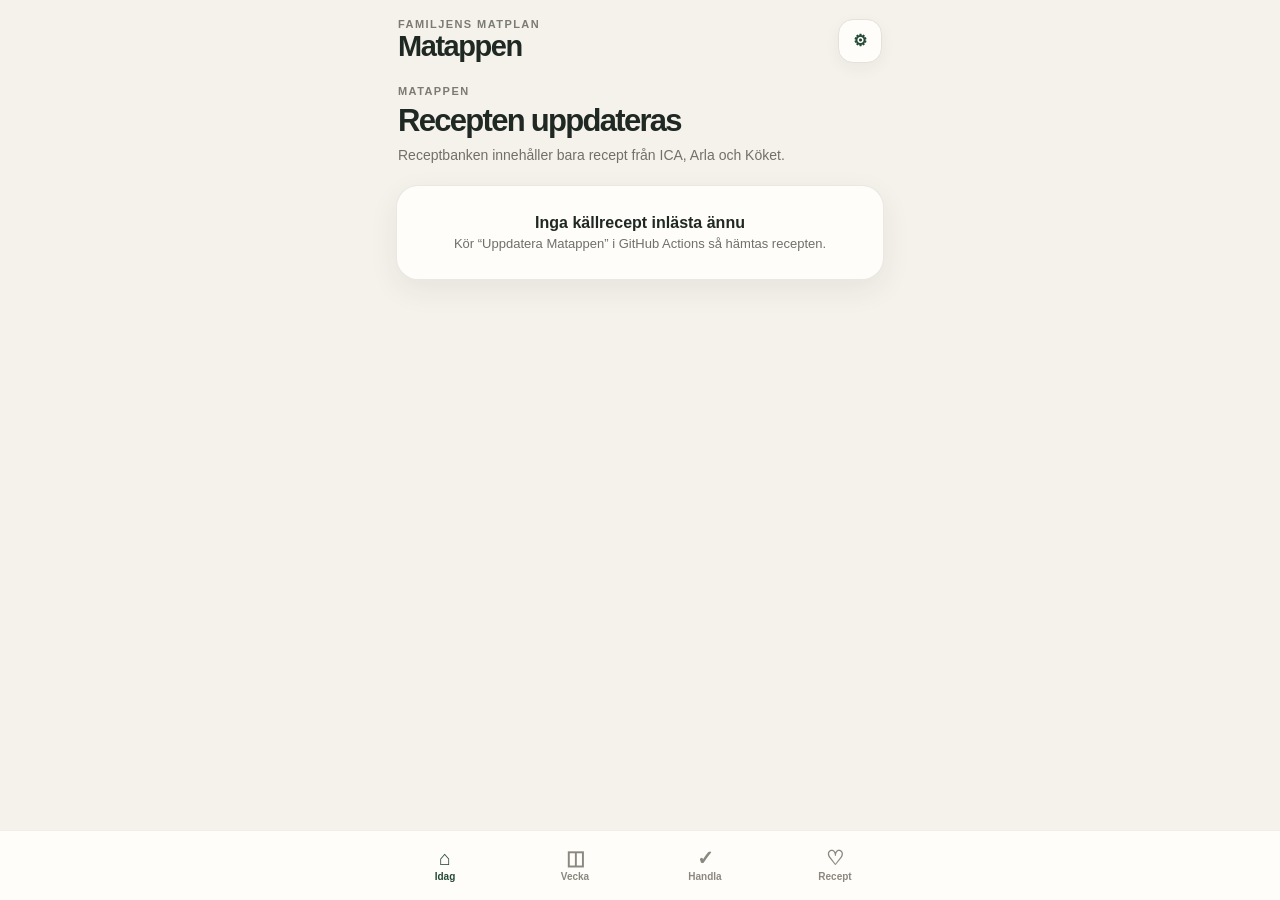
<file: index.html>
<!doctype html>
<html lang="sv">
<head>
<meta charset="utf-8">
<meta name="viewport" content="width=device-width,initial-scale=1,viewport-fit=cover">
<meta name="theme-color" content="#243A2E">
<meta name="apple-mobile-web-app-capable" content="yes">
<meta name="apple-mobile-web-app-title" content="Matappen">
<link rel="manifest" href="./manifest.webmanifest">
<link rel="stylesheet" href="./assets/app.css">
<title>Matappen</title>
</head>
<body>
<div class="app-shell">
  <header class="topbar">
    <div>
      <div class="eyebrow">Familjens matplan</div>
      <div class="brand">Matappen</div>
    </div>
    <button class="avatar" id="profileBtn" aria-label="Inställningar">⚙︎</button>
  </header>
  <main id="view"><div class="loading">Laddar Matappen…</div></main>
  <nav class="bottom-nav" aria-label="Huvudmeny">
    <button type="button" data-view="today" class="nav-btn active"><span>⌂</span><small>Idag</small></button>
    <button type="button" data-view="week" class="nav-btn"><span>◫</span><small>Vecka</small></button>
    <button type="button" data-view="shop" class="nav-btn"><span>✓</span><small>Handla</small></button>
    <button type="button" data-view="recipes" class="nav-btn"><span>♡</span><small>Recept</small></button>
  </nav>
</div>
<div class="sheet-backdrop hidden" id="sheetBackdrop"></div>
<div class="sheet hidden" id="sheet"></div>
<script src="./assets/app.js"></script>
</body>
</html>
</file>
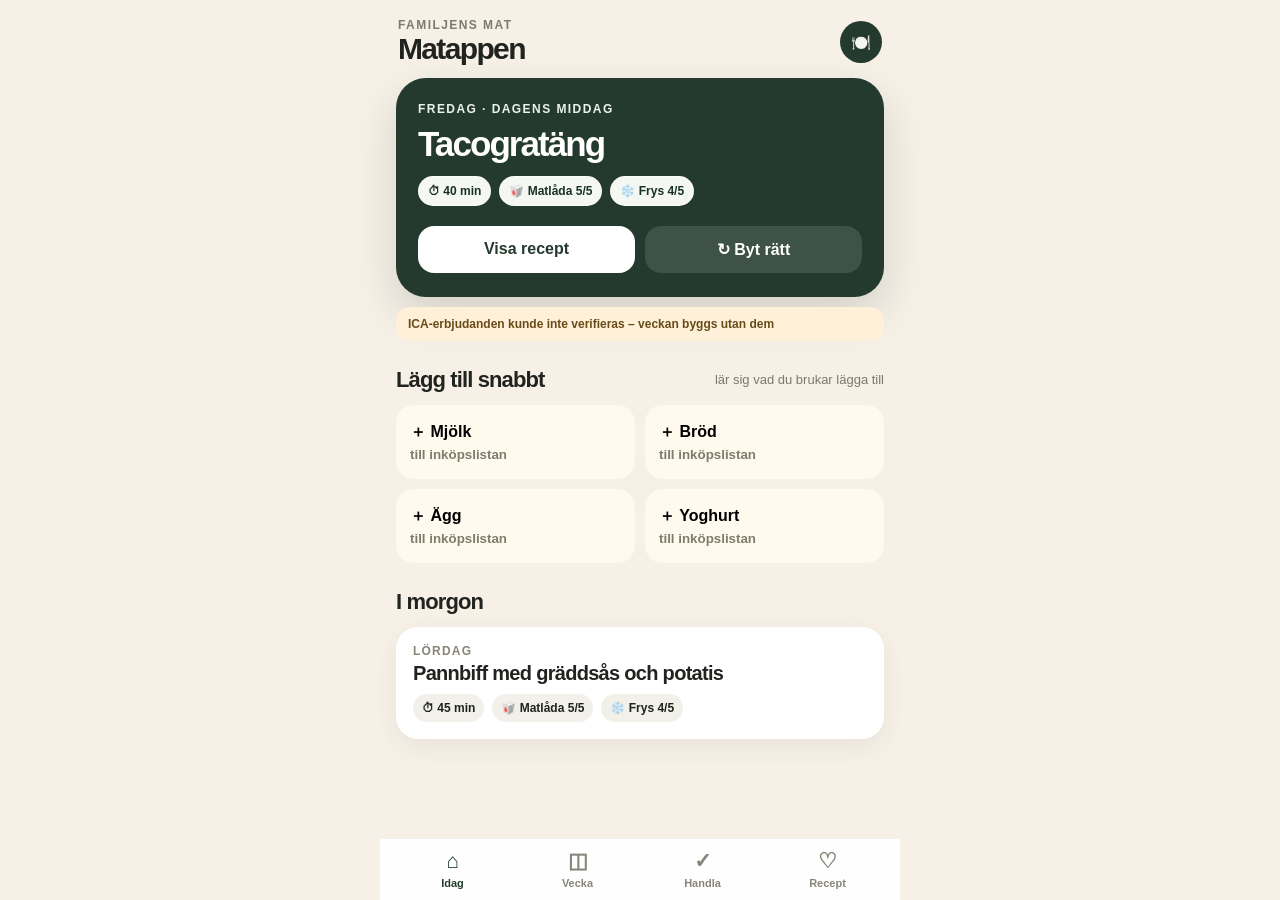
<file: matappen_v19/index.html>
<!doctype html>
<html lang="sv">
<head>
<meta charset="utf-8">
<meta name="viewport" content="width=device-width,initial-scale=1,viewport-fit=cover">
<meta name="theme-color" content="#243A2E">
<meta name="apple-mobile-web-app-capable" content="yes">
<meta name="apple-mobile-web-app-title" content="Matappen">
<link rel="manifest" href="./manifest.webmanifest">
<link rel="stylesheet" href="./assets/app.css">
<title>Matappen</title>
</head>
<body>
<div class="app-shell">
  <header class="topbar">
    <div>
      <div class="eyebrow">Familjens mat</div>
      <div class="brand">Matappen</div>
    </div>
    <button class="avatar" id="profileBtn">🍽️</button>
  </header>
  <main id="view"><div class="loading">Laddar Matappen…</div></main>
  <nav class="bottom-nav">
    <button data-view="today" class="nav-btn active"><span>⌂</span><small>Idag</small></button>
    <button data-view="week" class="nav-btn"><span>◫</span><small>Vecka</small></button>
    <button data-view="shop" class="nav-btn"><span>✓</span><small>Handla</small></button>
    <button data-view="recipes" class="nav-btn"><span>♡</span><small>Recept</small></button>
  </nav>
</div>
<div class="sheet-backdrop hidden" id="sheetBackdrop"></div>
<div class="sheet hidden" id="sheet"></div>
<script src="./assets/app.js"></script>
</body>
</html>
</file>
<file: assets/app.css>
:root{
  --bg:#f5f2ec;--surface:#fffdfa;--surface-2:#efede7;--ink:#1f2822;--muted:#716f68;
  --brand:#244a36;--brand-2:#315d45;--line:#e5e1d9;--deal:#e8f3ea;--deal-ink:#28543a;
  --warn:#fff0da;--shadow:0 10px 30px rgba(39,48,40,.07);--radius:22px
}
*{box-sizing:border-box}html,body{margin:0;padding:0;background:var(--bg);color:var(--ink);font-family:Inter,-apple-system,BlinkMacSystemFont,"Segoe UI",sans-serif}
button,input,textarea,select{font:inherit}button{cursor:pointer}body{min-height:100vh;-webkit-font-smoothing:antialiased}
.app-shell{max-width:520px;margin:0 auto;min-height:100vh;padding:env(safe-area-inset-top) 16px calc(92px + env(safe-area-inset-bottom))}
.topbar{display:flex;align-items:center;justify-content:space-between;padding:18px 2px 16px}
.eyebrow,.kicker,.sheet-kicker{font-size:11px;letter-spacing:.13em;text-transform:uppercase;color:#7b7a73;font-weight:850}
.brand{font-size:29px;font-weight:900;letter-spacing:-.05em}.avatar{width:44px;height:44px;border:1px solid var(--line);border-radius:15px;background:var(--surface);color:var(--brand);font-weight:900;box-shadow:0 5px 16px rgba(39,48,40,.05)}
.page-head{margin:2px 2px 20px}.page-head h1{font-size:31px;line-height:1.05;letter-spacing:-.055em;margin:6px 0 7px}.page-head p{margin:0;color:var(--muted);font-size:14px;line-height:1.45}
.hero-card{background:linear-gradient(145deg,#234633,#315b43);color:white;border-radius:28px;padding:22px;box-shadow:0 18px 42px rgba(36,74,54,.18);overflow:hidden}
.hero-image{width:calc(100% + 44px);height:205px;object-fit:cover;margin:-22px -22px 20px;border-radius:28px 28px 16px 16px}
.hero-label{font-size:11px;text-transform:uppercase;letter-spacing:.12em;color:#dce8df;font-weight:850}
.hero-title{font-size:34px;line-height:1.03;letter-spacing:-.055em;font-weight:900;margin:9px 0 14px}
.meta,.row{display:flex;flex-wrap:wrap;gap:7px;align-items:center}.soft-chip{font-size:12px;font-weight:750;background:#f0f0eb;color:#41463f;padding:7px 9px;border-radius:999px}
.hero-card .soft-chip{background:rgba(255,255,255,.93);color:#183226;font-weight:850}
.family-chip{display:inline-block;border-radius:999px;padding:7px 9px;font-size:12px;font-weight:850;margin:5px 5px 5px 0}.family-chip.kids{background:#e6effb;color:#294b73}.family-chip.adult{background:#f5e8df;color:#713d25}.hero-card .family-chip{border:1px solid rgba(255,255,255,.42)}
.offer{margin-top:11px;background:var(--deal);color:var(--deal-ink);border-radius:13px;padding:10px 11px;font-size:12px;font-weight:750;line-height:1.4}.hero-card .offer{background:#fff4cf;color:#473900}
.hero-actions{display:grid;grid-template-columns:1fr 1fr;gap:9px;margin-top:18px}.hero-actions button,.secondary-btn,.tertiary-btn,.wide-btn,.add-recipe-btn{border:0;border-radius:14px;min-height:46px;padding:12px 14px;font-weight:850}
.hero-actions .light,.wide-btn{background:white;color:var(--brand)}.hero-actions .ghost{background:rgba(255,255,255,.12);color:white}
.home-glance{margin-top:12px}.glance-card{width:100%;border:1px solid var(--line);background:var(--surface);border-radius:18px;padding:13px 14px;display:flex;align-items:center;gap:12px;text-align:left;box-shadow:0 5px 16px rgba(39,48,40,.04);color:var(--ink)}
.glance-icon{width:38px;height:38px;border-radius:12px;background:#edf2ed;display:grid;place-items:center}.glance-card span:nth-child(2){display:flex;flex-direction:column;flex:1}.glance-card b{font-size:14px}.glance-card small{color:var(--muted);margin-top:2px}.chev{font-size:24px;color:#99978f}
.section{margin-top:25px}.section-head{display:flex;align-items:flex-end;justify-content:space-between;margin-bottom:11px}.section h2,.section-head h2{font-size:21px;letter-spacing:-.04em;margin:0}.muted{color:var(--muted);font-size:12px}.section-link{border:0;background:none;color:var(--brand-2);font-weight:850;padding:8px}
.card{background:var(--surface);border:1px solid rgba(229,225,217,.75);border-radius:var(--radius);padding:16px;box-shadow:var(--shadow);margin-bottom:11px}.day{font-size:11px;text-transform:uppercase;letter-spacing:.1em;font-weight:850;color:#85837b}.meal{font-size:20px;font-weight:900;letter-spacing:-.035em;margin:4px 0 8px}
.thumb{width:92px;height:92px;object-fit:cover;border-radius:15px;flex:0 0 92px}.mini-meal,.week-card{display:flex;gap:13px}.mini-meal>div,.week-main{min-width:0;flex:1}.week-list{margin-top:0}.week-actions{display:grid;grid-template-columns:1fr .72fr;gap:8px;margin-top:12px}
.secondary-btn{background:#e9eee9;color:#294a36}.tertiary-btn{background:var(--surface-2);color:#464a45}
.status-line{margin-top:10px;border-radius:14px;padding:10px 12px;font-size:12px;font-weight:750;line-height:1.35}.status-line.ok{background:#e6f0e7;color:#285139}.status-line.warn{background:var(--warn);color:#694b18}
.budget-card{background:var(--surface);border:1px solid rgba(229,225,217,.8);border-radius:20px;padding:15px 16px;margin:12px 0;box-shadow:0 6px 18px rgba(58,50,39,.05)}
.budget-head{display:flex;justify-content:space-between;gap:14px;align-items:end}.budget-head div{display:flex;flex-direction:column;gap:3px}.budget-head strong{font-size:22px;letter-spacing:-.04em}.budget-left{font-weight:850;font-size:13px;color:var(--brand)}
.budget-track{height:8px;border-radius:999px;background:#e9e6df;overflow:hidden;margin:12px 0 8px}.budget-track span{display:block;height:100%;background:var(--brand);border-radius:999px}.budget-foot{display:flex;justify-content:space-between;color:var(--muted);font-size:11px}.budget-note{font-size:11px;color:var(--muted);margin-top:9px;padding-top:9px;border-top:1px solid var(--line)}
.budget-actions{display:grid;grid-template-columns:1fr 1fr;gap:8px;margin-top:12px}.budget-actions button{min-height:42px;padding:9px}
.add-shop-card{background:var(--brand);color:white;border-radius:22px;padding:17px;margin-bottom:12px;box-shadow:0 14px 34px rgba(36,74,54,.15)}.add-shop-card>label{display:block;font-size:13px;font-weight:850;margin-bottom:9px}.quick-add-row{display:grid;grid-template-columns:1fr 48px;gap:8px}.quick-add-row input{border:0;border-radius:13px;padding:13px 14px;min-width:0;outline:none}.quick-add-row button{border:0;border-radius:13px;background:#fff;color:var(--brand);font-size:22px;font-weight:900}
.smart-label{font-size:10px;text-transform:uppercase;letter-spacing:.1em;font-weight:850;color:#d3e0d7;margin:14px 0 7px}.smart-chips{display:flex;gap:7px;overflow:auto;scrollbar-width:none;padding-bottom:1px}.smart-chip{white-space:nowrap;border:1px solid rgba(255,255,255,.22);background:rgba(255,255,255,.1);color:white;border-radius:999px;padding:8px 11px;font-size:12px;font-weight:800}
.list-toolbar{display:flex;justify-content:space-between;align-items:center;padding:13px 2px 7px}.list-toolbar div{display:flex;flex-direction:column}.list-toolbar b{font-size:16px}.list-toolbar small,.list-toolbar>span{font-size:11px;color:var(--muted)}
.shopping-list{background:var(--surface);border:1px solid var(--line);border-radius:20px;padding:0 14px;overflow:hidden}.check-row{display:flex;align-items:center;gap:12px;padding:13px 0;border-bottom:1px solid var(--line)}.check-row:last-child{border-bottom:0}.check-row input{width:22px;height:22px;accent-color:var(--brand)}.check-row label{font-size:15px;font-weight:700;flex:1;min-width:0}.check-row label>b{text-transform:none}.check-row.done label{text-decoration:line-through;opacity:.5}.quantity{display:inline-block;margin-left:7px;background:#edf0eb;color:#294432;padding:4px 7px;border-radius:8px;font-size:12px}.deal-line{display:block;color:var(--deal-ink);margin-top:5px;font-weight:750;font-size:11px}.remove-shop{border:0;background:transparent;font-size:25px;line-height:1;padding:8px 3px 8px 12px;color:#a09d95}.empty-state{display:flex;flex-direction:column;align-items:center;text-align:center;padding:28px 14px}.empty-state span{color:var(--muted);font-size:13px;margin-top:4px}
.recipe-actions{display:grid;grid-template-columns:1fr auto;gap:8px;align-items:start}.search{width:100%;border:1px solid var(--line);background:var(--surface);border-radius:14px;padding:14px 15px;outline:none;box-shadow:none;margin-bottom:12px;color:var(--ink)}.search:focus,.quick-add-row input:focus{box-shadow:0 0 0 3px rgba(49,93,69,.13)}
.add-recipe-btn{background:var(--brand);color:white;white-space:nowrap}.filter-row{display:flex;gap:7px;overflow:auto;padding:0 0 10px;scrollbar-width:none}.filter{white-space:nowrap;border:1px solid var(--line);border-radius:999px;padding:8px 11px;background:var(--surface);font-weight:800;font-size:12px;color:#54564f}.filter.active{background:var(--brand);border-color:var(--brand);color:white}
.recipe-list{padding-top:1px}.recipe-card{cursor:pointer;overflow:hidden}.card-image{width:calc(100% + 32px);height:168px;object-fit:cover;margin:-16px -16px 14px;border-radius:22px 22px 10px 10px}.source-badge{font-size:10px;font-weight:850;text-transform:uppercase;letter-spacing:.08em;color:#69736a;margin-bottom:5px}
.bottom-nav{position:fixed;bottom:0;left:0;right:0;width:100%;display:grid;grid-template-columns:repeat(4,1fr);background:rgba(255,253,250,.94);backdrop-filter:blur(18px);border-top:1px solid rgba(0,0,0,.06);padding:8px 10px calc(9px + env(safe-area-inset-bottom));z-index:20}.nav-btn{border:0;background:none;color:#8a887f;display:flex;flex-direction:column;align-items:center;gap:3px;font-weight:800;min-height:52px;justify-content:center}.nav-btn span{font-size:20px;line-height:1}.nav-btn small{font-size:10px}.nav-btn.active{color:var(--brand)}
.sheet-backdrop{position:fixed;inset:0;background:rgba(18,24,20,.38);z-index:30;backdrop-filter:blur(2px)}.sheet{position:fixed;left:50%;transform:translateX(-50%);bottom:0;width:min(520px,100%);max-height:86vh;overflow:auto;background:var(--surface);border-radius:28px 28px 0 0;padding:22px 18px calc(27px + env(safe-area-inset-bottom));z-index:31;box-shadow:0 -20px 50px rgba(0,0,0,.18)}.hidden{display:none!important}.sheet h3{font-size:26px;letter-spacing:-.045em;margin:4px 0 10px}.sheet h4{margin:20px 0 8px}.sheet-intro{color:var(--muted);font-size:14px;line-height:1.5;margin-top:0}.sheet-image{width:calc(100% + 36px);max-height:270px;object-fit:cover;margin:-22px -18px 18px;border-radius:28px 28px 14px 14px}.ingredient,.step{padding:10px 0;border-bottom:1px solid var(--line)}
.taste-actions{display:grid;grid-template-columns:1fr 1fr;gap:8px;margin:18px 0 6px}.taste-actions button{border:0;border-radius:14px;padding:13px 9px;background:var(--surface-2);color:#32352f;font-weight:850}.taste-actions .taste-on{background:#dcecdf;color:#174826}.taste-actions .taste-bad{background:#f5e1de;color:#71332b}
.form-label{display:block;font-size:12px;font-weight:850;margin:12px 0 7px}.form-grid{display:grid;grid-template-columns:1fr 1fr;gap:10px}.form-grid .search{margin-bottom:0}.recipe-textarea{width:100%;min-height:120px;border:1px solid var(--line);background:white;border-radius:14px;padding:14px 15px;outline:none;resize:vertical;font:inherit;line-height:1.45;margin-bottom:8px}.link-btn{display:block;text-decoration:none;text-align:center;background:var(--brand);color:white;margin-top:18px}.settings-note{margin-top:14px;padding:11px 12px;border-radius:13px;background:var(--surface-2);font-size:12px;color:var(--muted)}
.loading{padding:80px 10px;text-align:center;color:var(--muted);font-weight:700}
@media(max-width:390px){.hero-title{font-size:30px}.hero-actions{grid-template-columns:1fr}.week-card{display:block}.week-card .thumb{width:100%;height:155px;margin-bottom:12px}.recipe-actions{grid-template-columns:1fr}.add-recipe-btn{width:100%;margin-top:-4px}.budget-foot{gap:8px}.page-head h1{font-size:29px}}

.cycle-strip{display:flex;align-items:center;justify-content:space-between;gap:10px;background:#ebe6dc;border:1px solid var(--line);border-radius:16px;padding:10px 12px;margin:0 0 12px;font-size:12px}
.cycle-strip b{font-weight:900}.cycle-strip span{color:var(--brand);font-weight:850;text-align:right}
.deal-focus{margin:14px 0 12px;background:#173d2a;color:white;border-radius:22px;padding:16px;box-shadow:0 12px 30px rgba(25,61,42,.14)}
.deal-focus-head{display:flex;align-items:end;justify-content:space-between;gap:10px;margin-bottom:11px}.deal-focus .kicker{color:#bcd1c2}.deal-focus h2{margin:3px 0 0;font-size:21px;letter-spacing:-.04em}.deal-count{font-size:11px;color:#d7e4da;white-space:nowrap}
.deal-scroll{display:flex;gap:8px;overflow:auto;scrollbar-width:none}.deal-card{min-width:165px;max-width:210px;background:rgba(255,255,255,.1);border:1px solid rgba(255,255,255,.14);border-radius:14px;padding:11px}
.deal-card b{display:block;font-size:13px;line-height:1.25}.deal-card span{display:block;color:#f7e9a7;font-weight:850;font-size:12px;margin-top:6px}
@media(max-width:390px){.cycle-strip{align-items:flex-start;flex-direction:column}.cycle-strip span{text-align:left}}

.cycle-strip{display:flex;align-items:center;justify-content:space-between;gap:10px;background:#ebe6dc;border:1px solid var(--line);border-radius:16px;padding:10px 12px;margin:0 0 12px;font-size:12px}.cycle-strip b{font-weight:900}.cycle-strip span{color:var(--brand);font-weight:850;text-align:right}
.deal-focus{margin:14px 0 12px;background:#173d2a;color:white;border-radius:22px;padding:16px;box-shadow:0 12px 30px rgba(25,61,42,.14)}.deal-focus-head{display:flex;align-items:end;justify-content:space-between;gap:10px;margin-bottom:11px}.deal-focus .kicker{color:#bcd1c2}.deal-focus h2{margin:3px 0 0;font-size:21px;letter-spacing:-.04em}.deal-link{border:0;background:transparent;color:#e9f4ec;font-weight:850;font-size:12px}
.deal-scroll{display:flex;gap:8px;overflow:auto;scrollbar-width:none}.deal-card{min-width:170px;max-width:210px;background:rgba(255,255,255,.1);border:1px solid rgba(255,255,255,.14);border-radius:14px;padding:11px}.deal-card b{display:block;font-size:13px;line-height:1.25}.deal-card>span{display:block;color:#f7e9a7;font-weight:850;font-size:12px;margin-top:6px}.deal-card button{margin-top:10px;border:0;border-radius:10px;padding:8px 10px;background:white;color:#173d2a;font-size:11px;font-weight:900}.deal-card button:disabled{opacity:.6}
.offer-list{display:flex;flex-direction:column;gap:8px}.offer-row{display:flex;align-items:center;gap:12px;background:var(--surface);border:1px solid var(--line);border-radius:17px;padding:13px 14px}.offer-row>div{min-width:0;flex:1}.offer-row b{display:block;font-size:14px;line-height:1.3}.offer-row span{display:inline-block;margin-top:5px;background:#fff0c7;color:#634b05;border-radius:8px;padding:4px 7px;font-size:12px;font-weight:900}.offer-row small{display:block;color:var(--muted);margin-top:6px;line-height:1.3}.offer-row button{width:44px;height:44px;border:0;border-radius:13px;background:var(--brand);color:white;font-size:20px;font-weight:900}.offer-row button:disabled{background:#d9ddd8;color:#526057}
.shop-offer-shortcut{margin:-2px 0 10px}.shop-offer-shortcut button{width:100%;display:flex;justify-content:space-between;align-items:center;border:1px solid #d6dfd8;background:#edf4ef;color:var(--brand);border-radius:15px;padding:12px 14px;font-weight:900}
.budget-plan{display:flex;justify-content:space-between;gap:12px;margin-top:11px;padding-top:10px;border-top:1px solid var(--line);font-size:12px}.budget-plan span{font-weight:900;color:var(--brand)}.budget-projected{margin-top:7px;font-size:11px;color:var(--muted)}.budget-projected b{color:var(--ink)}
@media(max-width:390px){.cycle-strip{align-items:flex-start;flex-direction:column}.cycle-strip span{text-align:left}.bottom-nav{padding-left:4px;padding-right:4px}.nav-btn small{font-size:9px}}

.buy-plan{display:block;margin-top:4px;color:var(--muted);font-size:11px;font-weight:750}

.missing-price{color:#8a5b2b!important}

/* v32: mobile-first polish */
.home-offer-line{font-size:12px;font-weight:800;color:var(--muted);margin-top:8px}
.budget-main-row{display:flex;align-items:flex-end;justify-content:space-between;gap:12px}
.budget-main-row strong{display:block;font-size:28px;line-height:1.05;margin-top:4px}
.budget-target{font-size:12px;font-weight:800;padding:6px 9px;border-radius:999px;background:var(--soft,#f3f1ec);white-space:nowrap}
.budget-target.over{background:#fff0ed}
.budget-track.weekly{margin-top:10px}
.budget-mini-row{display:flex;justify-content:space-between;gap:10px;font-size:11px;color:var(--muted);margin-top:7px}
.budget-divider{height:1px;background:var(--line,#e8e5df);margin:14px 0}
.text-link{border:0;background:transparent;padding:8px 0;font-weight:800;color:inherit}
.offer-search-wrap{position:sticky;top:0;z-index:4;background:var(--bg,#fff);padding:0 0 10px}
.check-row label{min-width:0}
.check-row label b,.check-row .quantity,.buy-plan{overflow-wrap:anywhere}
.missing-price{font-weight:700}
@media(max-width:520px){
 .page-head h1{font-size:28px}
 .budget-card{padding:16px}
 .check-row{grid-template-columns:auto minmax(0,1fr) auto;gap:10px}
 .smart-chips{overflow-x:auto;flex-wrap:nowrap;padding-bottom:3px;scrollbar-width:none}
 .smart-chip{flex:0 0 auto}
}

/* v38: bottom navigation fills the viewport; four equal destinations */
@media(min-width:521px){.bottom-nav{grid-template-columns:repeat(4,minmax(0,130px));justify-content:center}}

.shopping-groups{display:grid;gap:14px}
.shop-category{display:grid;gap:7px}
.shop-category-head{display:flex;align-items:center;justify-content:space-between;padding:0 4px}
.shop-category-head h2{font-size:14px;line-height:1.2;margin:0;font-weight:850;color:var(--text)}
.shop-category-head span{font-size:11px;font-weight:800;color:var(--muted);background:var(--surface);border:1px solid var(--line);border-radius:999px;padding:3px 7px}
.shop-category .shopping-list{margin:0}

.shopping-groups{padding-bottom:calc(84px + env(safe-area-inset-bottom))}

.recipe-result-count{font-size:12px;color:var(--muted);font-weight:750;margin:-4px 2px 8px}

.check-row label{min-width:0}
.check-row label b{display:block;overflow-wrap:anywhere}
.shop-category-head h2{letter-spacing:.01em}
.bottom-nav button{min-width:0}
.bottom-nav button span{white-space:nowrap;overflow:hidden;text-overflow:ellipsis}
</file>
<file: matappen_v19/assets/app.css>
*{box-sizing:border-box}html,body{margin:0;padding:0;background:#F6F0E7;color:#21231F;font-family:Inter,-apple-system,BlinkMacSystemFont,"Segoe UI",sans-serif}button,input{font:inherit}body{min-height:100vh}.app-shell{max-width:520px;margin:0 auto;min-height:100vh;padding:env(safe-area-inset-top) 16px calc(92px + env(safe-area-inset-bottom))}.topbar{display:flex;align-items:center;justify-content:space-between;padding:18px 2px 12px}.eyebrow{font-size:12px;letter-spacing:.12em;text-transform:uppercase;color:#7B7B70;font-weight:800}.brand{font-size:30px;font-weight:900;letter-spacing:-.055em}.avatar{width:42px;height:42px;border:0;border-radius:50%;background:#243A2E;color:white;font-weight:800}.hero-card{background:#243A2E;color:white;border-radius:30px;padding:24px 22px;box-shadow:0 18px 40px rgba(36,58,46,.16)}.hero-label{font-size:12px;text-transform:uppercase;letter-spacing:.12em;opacity:.7;font-weight:800}.hero-title{font-size:35px;line-height:1.02;letter-spacing:-.055em;font-weight:900;margin:10px 0 14px}.meta{display:flex;flex-wrap:wrap;gap:8px}.chip{background:rgba(255,255,255,.12);padding:8px 10px;border-radius:999px;font-size:13px;font-weight:700}.hero-actions{display:grid;grid-template-columns:1fr 1fr;gap:10px;margin-top:20px}.hero-actions button{border:0;border-radius:16px;padding:14px 12px;font-weight:800}.hero-actions .light{background:white;color:#243A2E}.hero-actions .ghost{background:rgba(255,255,255,.12);color:white}.section{margin-top:26px}.section-head{display:flex;align-items:center;justify-content:space-between;margin-bottom:12px}.section h2{font-size:22px;letter-spacing:-.04em;margin:0}.section-link{border:0;background:none;color:#496C57;font-weight:800}.card{background:white;border-radius:22px;padding:17px;box-shadow:0 8px 24px rgba(58,50,39,.07);margin-bottom:12px}.day{font-size:12px;text-transform:uppercase;letter-spacing:.1em;font-weight:850;color:#888577}.meal{font-size:20px;font-weight:900;letter-spacing:-.035em;margin:4px 0 9px}.row{display:flex;gap:8px;align-items:center;flex-wrap:wrap}.soft-chip{font-size:12px;font-weight:750;background:#F1F0E9;padding:7px 9px;border-radius:999px}.offer{margin-top:12px;background:#EDF5EE;color:#31543F;border-radius:14px;padding:11px 12px;font-size:13px;font-weight:700}.wide-btn{width:100%;border:0;border-radius:16px;padding:15px;background:#243A2E;color:white;font-weight:850}.secondary-btn{width:100%;border:0;border-radius:16px;padding:15px;background:#ECEAE1;color:#32352F;font-weight:850}.quick-grid{display:grid;grid-template-columns:1fr 1fr;gap:10px}.quick{border:0;border-radius:18px;padding:17px 14px;background:#FFF9EE;text-align:left;font-weight:850}.quick small{display:block;color:#817B6C;font-weight:600;margin-top:4px}.list-section{margin-top:18px}.list-title{font-size:14px;font-weight:900;margin-bottom:8px}.check-row{display:flex;align-items:center;gap:12px;padding:13px 2px;border-bottom:1px solid #EAE6DB}.check-row input{width:23px;height:23px;accent-color:#243A2E}.check-row label{font-size:16px;font-weight:700;flex:1}.search{width:100%;border:0;background:white;border-radius:16px;padding:15px 16px;outline:none;box-shadow:0 6px 18px rgba(58,50,39,.06);margin-bottom:14px}.filter-row{display:flex;gap:8px;overflow:auto;padding-bottom:8px;scrollbar-width:none}.filter{white-space:nowrap;border:0;border-radius:999px;padding:9px 12px;background:#ECEAE1;font-weight:800;font-size:13px}.filter.active{background:#243A2E;color:white}.bottom-nav{position:fixed;bottom:0;left:50%;transform:translateX(-50%);width:min(520px,100%);display:grid;grid-template-columns:repeat(4,1fr);background:rgba(255,255,255,.93);backdrop-filter:blur(16px);border-top:1px solid rgba(0,0,0,.05);padding:9px 10px calc(10px + env(safe-area-inset-bottom));z-index:20}.nav-btn{border:0;background:none;color:#878579;display:flex;flex-direction:column;align-items:center;gap:4px;font-weight:800}.nav-btn span{font-size:21px}.nav-btn small{font-size:11px}.nav-btn.active{color:#243A2E}.sheet-backdrop{position:fixed;inset:0;background:rgba(0,0,0,.34);z-index:30}.sheet{position:fixed;left:50%;transform:translateX(-50%);bottom:0;width:min(520px,100%);max-height:82vh;overflow:auto;background:#FFFDF8;border-radius:26px 26px 0 0;padding:22px 18px calc(26px + env(safe-area-inset-bottom));z-index:31;box-shadow:0 -20px 50px rgba(0,0,0,.18)}.hidden{display:none!important}.sheet h3{font-size:25px;letter-spacing:-.04em;margin:0 0 12px}.sheet h4{margin:20px 0 8px}.ingredient,.step{padding:9px 0;border-bottom:1px solid #EEE9DE}.login-body{display:flex;align-items:center;justify-content:center;padding:24px;background:linear-gradient(180deg,#F6F0E7 0%,#EFE7D9 100%)}.login-wrap{width:min(420px,100%);text-align:center}.logo-bubble{width:82px;height:82px;border-radius:24px;background:#243A2E;display:grid;place-items:center;font-size:40px;margin:0 auto 20px}.login-wrap h1{font-size:42px;letter-spacing:-.06em;margin:0}.login-wrap p{color:#716E64}.login-card{background:white;border-radius:24px;padding:20px;text-align:left;box-shadow:0 18px 40px rgba(58,50,39,.08);margin-top:24px}.login-card label{font-size:13px;font-weight:850}.login-card input{width:100%;border:1px solid #E5E0D4;border-radius:14px;padding:14px;margin:8px 0 14px}.primary{width:100%;border:0;border-radius:14px;padding:14px;background:#243A2E;color:white;font-weight:850}.error{background:#FCE8E5;color:#8C3429;border-radius:14px;padding:10px 12px;margin:14px 0;font-weight:700}

.muted{color:#7b786d;font-size:13px}.loading{padding:80px 10px;text-align:center;color:#777;font-weight:700}.source-badge{font-size:11px;font-weight:850;text-transform:uppercase;letter-spacing:.08em;color:#667166;margin-bottom:5px}.catalog-note{background:#fff7e9;border-radius:18px;padding:13px 14px;margin-bottom:14px;font-size:13px;color:#6f685b;line-height:1.45}

/* v17 mobile readability + images */
.hero-card .soft-chip{background:#F4F7F2;color:#183226;border:1px solid rgba(255,255,255,.7);font-weight:900}
.hero-card .hero-label{color:#EAF3ED;opacity:1}
.hero-card .offer{background:#FFF4CF;color:#473900}
.hero-image{width:calc(100% + 44px);height:190px;object-fit:cover;margin:-24px -22px 20px;border-radius:30px 30px 18px 18px}
.status-line{margin-top:10px;border-radius:14px;padding:10px 12px;font-size:12px;font-weight:850}.status-line.ok{background:#E7F4EA;color:#214E31}.status-line.warn{background:#FFF0D9;color:#694B18}
.card-image{width:calc(100% + 34px);height:150px;object-fit:cover;margin:-17px -17px 14px;border-radius:22px 22px 12px 12px}
.thumb{width:92px;height:92px;object-fit:cover;border-radius:16px;flex:0 0 92px}.mini-meal,.week-card{display:flex;gap:13px}.mini-meal>div,.week-main{min-width:0;flex:1}.week-actions{display:grid;grid-template-columns:1fr 1fr;gap:8px;margin-top:12px}
.sheet-image{width:calc(100% + 36px);max-height:270px;object-fit:cover;margin:-22px -18px 18px;border-radius:26px 26px 16px 16px}
.taste-actions{display:grid;grid-template-columns:1fr 1fr;gap:8px;margin:18px 0 6px}.taste-actions button{border:0;border-radius:15px;padding:13px 9px;background:#ECEAE1;color:#32352F;font-weight:850}.taste-actions .taste-on{background:#DDEEDF;color:#174826}.taste-actions .taste-bad{background:#F6E2DF;color:#71332B}
.quantity{display:inline-block;margin-left:8px;background:#EAEFE8;color:#294432;padding:4px 7px;border-radius:8px;font-size:13px}.deal-line{display:block;color:#31543F;margin-top:5px;font-weight:750}.check-row.done label{text-decoration:line-through;opacity:.55}
.link-btn{display:block;text-decoration:none;text-align:center}.toast{position:fixed;left:50%;bottom:92px;transform:translateX(-50%);background:#183226;color:white;padding:11px 14px;border-radius:999px;font-weight:800;z-index:99;max-width:88%;text-align:center}
@media(max-width:390px){.hero-title{font-size:31px}.hero-actions{grid-template-columns:1fr}.week-card{display:block}.week-card .thumb{width:100%;height:150px;margin-bottom:12px}.section-head .muted{max-width:155px;text-align:right}}
/* v18 own recipes */
.form-label{display:block;font-size:13px;font-weight:850;margin:12px 0 7px}.form-grid{display:grid;grid-template-columns:1fr 1fr;gap:10px}.form-grid .search{margin-bottom:0}.recipe-textarea{width:100%;min-height:120px;border:0;background:white;border-radius:16px;padding:15px 16px;outline:none;box-shadow:0 6px 18px rgba(58,50,39,.06);resize:vertical;font:inherit;line-height:1.45;margin-bottom:8px}
</file>
